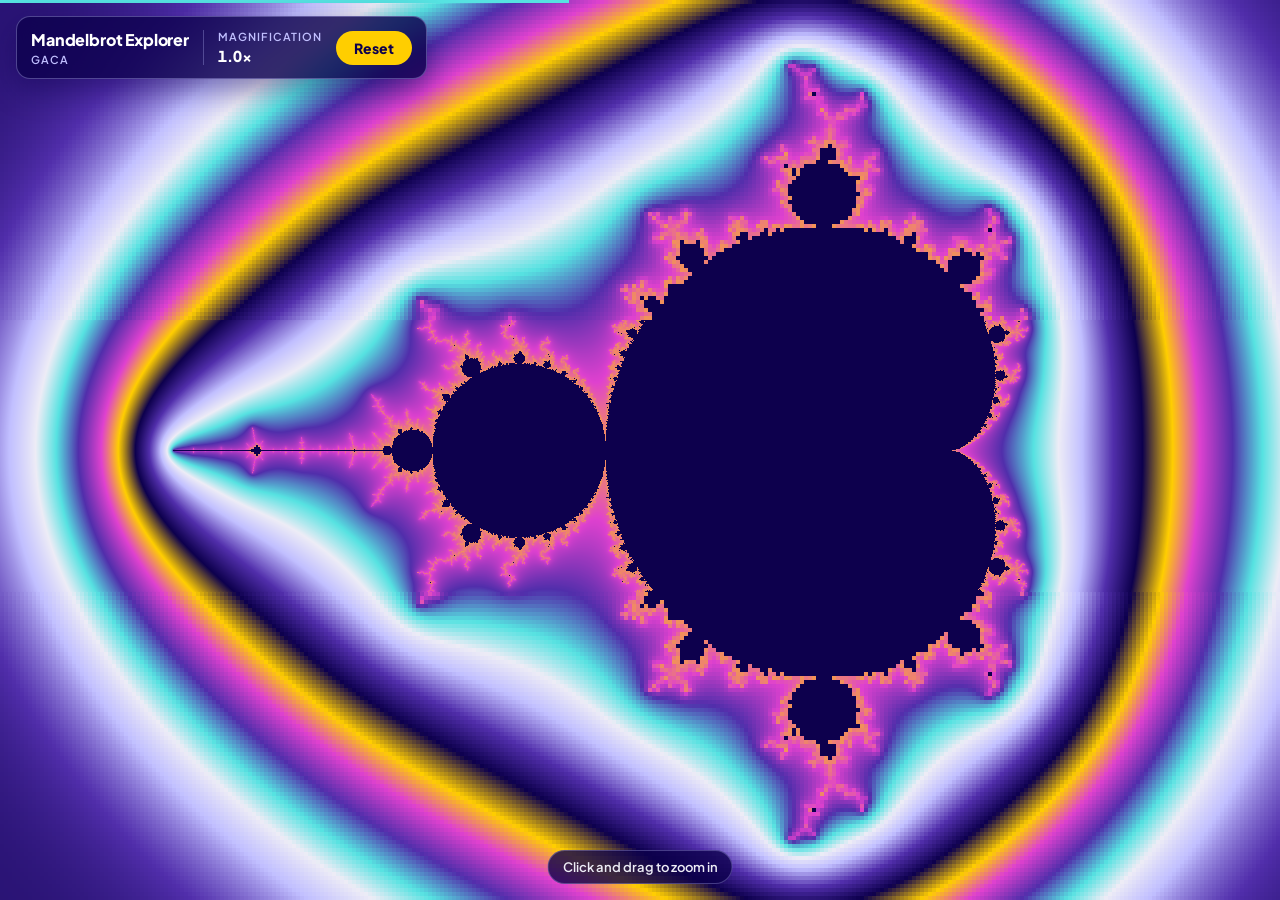
<file: Fractle-Zoom/index.html>
<!DOCTYPE html>
<html lang="en">
<head>
<meta charset="utf-8">
<meta name="viewport" content="width=device-width, initial-scale=1, viewport-fit=cover">
<title>GACA Mandelbrot Explorer</title>
<link rel="preconnect" href="https://fonts.googleapis.com">
<link rel="stylesheet" href="https://fonts.googleapis.com/css2?family=Plus+Jakarta+Sans:wght@400;600;800&display=swap">
<style>
/* Layout: one full-bleed fractal canvas, a small floating control card in the top-left. Single dark brand look (Pearson Purple). */
:root {
  --pearson: #0D004D;   /* primary text color / ground */
  --amethyst: #512EAB;
  --light: #C1BFFF;     /* Light Purple (primary lavender) */
  --mist: #EDECF6;
  --fuchsia: #DF41CF;
  --amber: #FFCE00;
  --turquoise: #56E2E1;
  --white: #FFFFFF;
  --font: "Plus Jakarta Sans", "Segoe UI", system-ui, -apple-system, sans-serif;
  color-scheme: dark;
}
html, body { height: 100%; margin: 0; }
*, *::before, *::after { box-sizing: border-box; }
body { background: var(--pearson); color: var(--mist); font-family: var(--font); overflow: hidden; }
#view { position: fixed; inset: 0; width: 100%; height: 100%; display: block; cursor: crosshair; touch-action: none; }
#sel {
  position: fixed; pointer-events: none;
  border: 2px solid var(--white);
  outline: 1px solid var(--pearson);
  background: rgba(193, 191, 255, 0.16);
  box-shadow: 0 0 0 9999px rgba(13, 0, 77, 0.35);
}
#sel span {
  position: absolute; left: -2px; bottom: calc(100% + 6px);
  background: var(--amber); color: var(--pearson);
  font: 800 12px/1 var(--font); padding: 5px 8px; border-radius: 4px; white-space: nowrap;
  font-variant-numeric: tabular-nums;
}
.card {
  position: fixed;
  top: calc(16px + env(safe-area-inset-top, 0px));
  left: calc(16px + env(safe-area-inset-left, 0px));
  max-width: calc(100vw - 32px - env(safe-area-inset-left, 0px) - env(safe-area-inset-right, 0px));
  display: flex; align-items: center; gap: 14px; flex-wrap: wrap;
  background: rgba(13, 0, 77, 0.82);
  backdrop-filter: blur(10px); -webkit-backdrop-filter: blur(10px);
  border: 1px solid rgba(193, 191, 255, 0.35);
  border-radius: 14px; padding: 12px 14px;
  box-shadow: 0 10px 30px rgba(13, 0, 77, 0.45);
}
.brand { display: flex; flex-direction: column; gap: 3px; }
.brand b { font-weight: 800; font-size: 16px; color: var(--white); letter-spacing: -0.01em; }
.brand small { font-size: 11px; font-weight: 600; letter-spacing: 0.1em; text-transform: uppercase; color: var(--light); }
.stat { display: flex; flex-direction: column; gap: 3px; padding-left: 14px; border-left: 1px solid rgba(193, 191, 255, 0.3); }
.stat small { font-size: 11px; font-weight: 600; letter-spacing: 0.1em; text-transform: uppercase; color: var(--light); }
.stat output { font-weight: 800; font-size: 15px; color: var(--white); font-variant-numeric: tabular-nums; }
#reset {
  font: 800 14px/1 var(--font); color: var(--pearson); background: var(--amber);
  border: 0; border-radius: 999px; padding: 10px 18px; cursor: pointer;
}
#reset:hover { background: #FFE67F; }
#reset:focus-visible { outline: 3px solid var(--turquoise); outline-offset: 2px; }
.hint {
  position: fixed;
  bottom: calc(16px + env(safe-area-inset-bottom, 0px));
  left: 50%; transform: translateX(-50%);
  background: rgba(13, 0, 77, 0.8); color: var(--mist);
  border: 1px solid rgba(193, 191, 255, 0.3);
  font-size: 13px; font-weight: 600; padding: 8px 14px; border-radius: 999px;
  pointer-events: none; white-space: nowrap; transition: opacity .6s;
}
.bar { position: fixed; top: 0; left: 0; height: 3px; background: var(--turquoise); width: 0; transition: width .15s, opacity .4s; }
@media (prefers-reduced-motion: reduce) { .hint, .bar { transition: none; } }
</style>
</head>
<body>
<canvas id="view" aria-label="Mandelbrot set. Click and drag to select an area to zoom into."></canvas>
<div id="sel" hidden><span id="selLabel"></span></div>
<div class="bar" id="bar"></div>

<div class="card">
  <div class="brand"><b>Mandelbrot Explorer</b><small>GACA</small></div>
  <div class="stat"><small>Magnification</small><output id="zoom">1×</output></div>
  <button id="reset" type="button">Reset</button>
</div>
<div class="hint" id="hint">Click and drag to zoom in</div>

<script>
(() => {
  // ---------- Brand palette gradient ----------
  const STOPS = [
    [0.00, "#0D004D"], [0.14, "#512EAB"], [0.28, "#C1BFFF"], [0.38, "#EDECF6"],
    [0.48, "#56E2E1"], [0.60, "#512EAB"], [0.74, "#DF41CF"], [0.86, "#FFCE00"], [1.00, "#0D004D"]
  ];
  const INSIDE = [13, 0, 77];
  const LUT_N = 2048, LUT = new Uint8Array(LUT_N * 3);
  const hex = h => [1, 3, 5].map(i => parseInt(h.slice(i, i + 2), 16));
  for (let i = 0; i < LUT_N; i++) {
    const t = i / (LUT_N - 1);
    let k = 0; while (k < STOPS.length - 2 && t > STOPS[k + 1][0]) k++;
    const [t0, c0] = STOPS[k], [t1, c1] = STOPS[k + 1];
    const f = (t - t0) / (t1 - t0), a = hex(c0), b = hex(c1);
    for (let j = 0; j < 3; j++) LUT[i * 3 + j] = Math.round(a[j] + (b[j] - a[j]) * f);
  }

  // ---------- Worker (perturbation renderer with rebasing) ----------
  const workerSrc = `
    let ref = null, refLen = 0, job = -1;
    onmessage = (e) => {
      const d = e.data;
      if (d.type === 'setup') { ref = d.ref; refLen = d.refLen; job = d.job; return; }
      const { y0, y1, W, H, step, px, maxIter } = d;
      const cols = Math.ceil(W / step), rows = Math.ceil((y1 - y0) / step);
      const out = new Float32Array(cols * rows);
      const B = 1e6, last = refLen - 1;
      for (let r = 0; r < rows; r++) {
        const py = y0 + r * step;
        const dci = (H / 2 - py) * px;
        for (let c = 0; c < cols; c++) {
          const dcr = (c * step - W / 2) * px;
          let dzr = 0, dzi = 0, m = 0, n = 0, res = -1;
          while (n < maxIter) {
            const Zr = ref[2 * m], Zi = ref[2 * m + 1];
            const nr = 2 * (Zr * dzr - Zi * dzi) + dzr * dzr - dzi * dzi + dcr;
            const ni = 2 * (Zr * dzi + Zi * dzr) + 2 * dzr * dzi + dci;
            dzr = nr; dzi = ni; m++; n++;
            const zr = ref[2 * m] + dzr, zi = ref[2 * m + 1] + dzi;
            const r2 = zr * zr + zi * zi;
            if (r2 > B) { res = n + 1 - Math.log2(Math.log2(r2) / 2); break; }
            if (m >= last || r2 < dzr * dzr + dzi * dzi) { dzr = zr; dzi = zi; m = 0; }
          }
          out[r * cols + c] = res;
        }
      }
      postMessage({ job: d.job, y0, y1, step, cols, rows, out }, [out.buffer]);
    };`;
  const NW = Math.max(2, Math.min(12, (navigator.hardwareConcurrency || 4)));
  const workerURL = URL.createObjectURL(new Blob([workerSrc], { type: "text/javascript" }));
  const workers = Array.from({ length: NW }, () => new Worker(workerURL));

  // ---------- Arbitrary-precision view state ----------
  const canvas = document.getElementById("view");
  const ctx = canvas.getContext("2d", { willReadFrequently: true });
  let W = 0, H = 0, dpr = 1;
  let P = 64;                 // fixed-point bits
  let cx = 0n, cy = 0n;       // center, scaled by 2^P
  let px = 0.01;              // complex units per canvas pixel
  let basePx = 0.01;

  const mulPow2 = (x, k) => { while (k > 1000) { x *= 2 ** 1000; k -= 1000; } while (k < -1000) { x *= 2 ** -1000; k += 1000; } return x * 2 ** k; };
  function dblToFixed(v) {
    if (v === 0) return 0n;
    const sh = 52 - Math.floor(Math.log2(Math.abs(v)));
    const bi = BigInt(Math.round(mulPow2(v, sh)));
    const d = P - sh;
    return d >= 0 ? bi << BigInt(d) : bi >> BigInt(-d);
  }
  function setPrecision() {
    const need = Math.max(64, Math.ceil(-Math.log2(px)) + 64);
    if (need > P) { const s = BigInt(need - P); cx <<= s; cy <<= s; P = need; }
  }
  const fixedToDbl = (v) => Number(v >> BigInt(P - 60)) / 2 ** 60;

  function resetView() {
    P = 64; cx = dblToFixed(-0.65); cy = 0n;
    basePx = px = Math.max(3.3 / W, 2.6 / H);
  }

  function maxIterFor() {
    const mag = Math.max(1, basePx / px);
    return Math.min(30000, Math.floor(300 + 140 * Math.log10(mag) + 6 * Math.log10(mag) ** 2));
  }

  function referenceOrbit(maxIter) {
    const one = 1n << BigInt(P), four = 4n << BigInt(P), Pb = BigInt(P);
    const out = new Float64Array(2 * (maxIter + 2));
    let x = 0n, y = 0n, len = 1;               // Z_0 = 0
    for (let i = 0; i < maxIter; i++) {
      const x2 = (x * x) >> Pb, y2 = (y * y) >> Pb;
      const ny = ((2n * x * y) >> Pb) + cy;
      x = x2 - y2 + cx; y = ny;
      out[2 * len] = fixedToDbl(x); out[2 * len + 1] = fixedToDbl(y); len++;
      if (((x * x) >> Pb) + ((y * y) >> Pb) > four) break;
    }
    void one;
    return { ref: out.subarray(0, 2 * len).slice(), len };
  }

  // ---------- Render scheduler ----------
  let job = 0, img = null, vals = null, queue = [], total = 0, done = 0, previewTotal = 0, previewDone = 0;
  let lastMaxEscape = 0, frameMaxEscape = 0;
  const bar = document.getElementById("bar");

  function render() {
    job++;
    setPrecision();
    // Need at least as many iterations as the previous (wider) frame actually used.
    const maxIter = Math.min(50000, Math.max(maxIterFor(), Math.ceil(lastMaxEscape * 1.6)));
    frameMaxEscape = 0;
    const { ref, len } = referenceOrbit(maxIter);
    for (const w of workers) w.postMessage({ type: "setup", ref, refLen: len, job });
    queue = [];
    for (const step of [4, 1]) {
      const bh = step === 4 ? 64 : 16;
      const bands = [];
      for (let y = 0; y < H; y += bh) bands.push({ y0: y, y1: Math.min(H, y + bh) });
      bands.sort((a, b) => Math.abs((a.y0 + a.y1) / 2 - H / 2) - Math.abs((b.y0 + b.y1) / 2 - H / 2));
      for (const b of bands) queue.push({ ...b, step, W, H, px, maxIter, job });
      if (step === 4) previewTotal = bands.length;
    }
    total = queue.length; done = 0; previewDone = 0;
    bar.style.opacity = 1; bar.style.width = "0%";
    workers.forEach(w => dispatch(w));
  }
  function dispatch(w) {
    const t = queue.shift();
    if (!t) return;
    w.postMessage(t);
  }
  workers.forEach(w => {
    w.onmessage = (e) => {
      const d = e.data;
      if (d.job === job) {
        store(d); paint(d.y0, d.y1);
        done++; if (d.step === 4) previewDone++;
        bar.style.width = (100 * done / total) + "%";
        // Rescale colors to this view: once from the quick preview, again from the finished image.
        if (d.step === 4 && previewDone === previewTotal) { buildColorMap(); paint(0, H); }
        if (done === total) {
          buildColorMap(); paint(0, H);
          lastMaxEscape = frameMaxEscape;
          setTimeout(() => (bar.style.opacity = 0), 250);
        }
      }
      dispatch(w);
    };
  });

  function store({ y0, y1, step, cols, rows, out }) {
    for (let r = 0; r < rows; r++) {
      for (let c = 0; c < cols; c++) {
        const v = out[r * cols + c];
        if (v > frameMaxEscape) frameMaxEscape = v;
        const ys = y0 + r * step, xs = c * step;
        for (let yy = ys; yy < Math.min(ys + step, y1); yy++) {
          let o = yy * W + xs;
          for (let xx = xs; xx < Math.min(xs + step, W); xx++) vals[o++] = v;
        }
      }
    }
  }

  // ---------- Adaptive color map (histogram equalization) ----------
  // Spreads the palette evenly across the escape values that are actually on screen,
  // so deep views keep full contrast instead of collapsing into one color.
  const Q = 1024;
  let quant = null;                    // Q+1 sorted quantiles of log(escape value)
  const CYCLES = 1.75;                 // how many trips through the palette per view
  function buildColorMap() {
    const n = vals.length, stride = Math.max(1, Math.floor(n / 250000));
    const sample = [];
    for (let i = 0; i < n; i += stride) { const v = vals[i]; if (v >= 0) sample.push(Math.log(v + 1)); }
    if (sample.length < 16) return;
    const s = Float64Array.from(sample).sort();
    const q = new Float64Array(Q + 1);
    for (let k = 0; k <= Q; k++) q[k] = s[Math.min(s.length - 1, Math.floor(k / Q * (s.length - 1)))];
    quant = q;
  }
  function colorT(v) {
    const lv = Math.log(v + 1);
    if (!quant) return lv * 0.45 - 0.36;
    if (lv <= quant[0]) return 0;
    if (lv >= quant[Q]) return CYCLES;
    let lo = 0, hi = Q;
    while (hi - lo > 1) { const m = (lo + hi) >> 1; if (quant[m] <= lv) lo = m; else hi = m; }
    const span = quant[hi] - quant[lo];
    const f = span > 0 ? (lv - quant[lo]) / span : 0;
    return ((lo + f) / Q) * CYCLES;
  }

  function paint(y0, y1) {
    const data = img.data;
    for (let i = y0 * W, o = i * 4, end = y1 * W; i < end; i++, o += 4) {
      const v = vals[i];
      if (Number.isNaN(v)) continue;   // not computed yet: keep the stretched preview
      if (v < 0) { data[o] = INSIDE[0]; data[o + 1] = INSIDE[1]; data[o + 2] = INSIDE[2]; }
      else {
        let t = colorT(v) + 0.06; t -= Math.floor(t);
        const k = (t * (LUT_N - 1)) | 0;
        data[o] = LUT[k * 3]; data[o + 1] = LUT[k * 3 + 1]; data[o + 2] = LUT[k * 3 + 2];
      }
      data[o + 3] = 255;
    }
    ctx.putImageData(img, 0, 0, 0, y0, W, y1 - y0);
  }

  // ---------- Sizing ----------
  function resize(keepView) {
    const oldW = W, oldH = H;
    dpr = Math.min(window.devicePixelRatio || 1, 2);
    W = Math.max(1, Math.round(innerWidth * dpr)); H = Math.max(1, Math.round(innerHeight * dpr));
    canvas.width = W; canvas.height = H;
    img = ctx.createImageData(W, H);
    vals = new Float32Array(W * H).fill(NaN);
    if (keepView && oldW) {
      // keep the same center and magnification
      const ratio = basePx / px;
      basePx = Math.max(3.3 / W, 2.6 / H);
      px = basePx / ratio;
    } else resetView();
    updateZoom(); render();
  }
  let rt; addEventListener("resize", () => { clearTimeout(rt); rt = setTimeout(() => resize(true), 200); });

  // ---------- Zoom readout ----------
  const zoomEl = document.getElementById("zoom");
  function fmtMag(m) {
    if (m < 1000) return (m < 10 ? m.toFixed(1) : Math.round(m).toLocaleString()) + "×";
    const e = Math.floor(Math.log10(m)), man = m / 10 ** e;
    const sup = String(e).split("").map(ch => "⁰¹²³⁴⁵⁶⁷⁸⁹"[+ch]).join("");
    return man.toFixed(1) + " × 10" + sup;
  }
  function updateZoom() { zoomEl.textContent = fmtMag(basePx / px); }

  // ---------- Drag to zoom ----------
  const sel = document.getElementById("sel"), selLabel = document.getElementById("selLabel");
  const hint = document.getElementById("hint");
  let drag = null;
  function rectFrom(x0, y0, x1, y1) {
    const aspect = innerWidth / innerHeight;
    let w = Math.abs(x1 - x0), h = Math.abs(y1 - y0);
    if (w / h > aspect) h = w / aspect; else w = h * aspect;
    const x = x1 >= x0 ? x0 : x0 - w, y = y1 >= y0 ? y0 : y0 - h;
    return { x, y, w, h };
  }
  canvas.addEventListener("pointerdown", (e) => {
    if (e.button !== 0) return;
    canvas.setPointerCapture(e.pointerId);
    drag = { x0: e.clientX, y0: e.clientY, r: null };
  });
  canvas.addEventListener("pointermove", (e) => {
    if (!drag) return;
    const r = rectFrom(drag.x0, drag.y0, e.clientX, e.clientY);
    drag.r = r;
    if (r.w < 6) { sel.hidden = true; return; }
    sel.hidden = false;
    Object.assign(sel.style, { left: r.x + "px", top: r.y + "px", width: r.w + "px", height: r.h + "px" });
    selLabel.textContent = fmtMag((basePx / px) * (innerWidth / r.w));
  });
  function endDrag(apply) {
    if (!drag) return;
    const r = drag.r; drag = null; sel.hidden = true;
    if (!apply || !r || r.w < 6) return;
    // instant stretched preview of the selected area
    const sx = r.x * dpr, sy = r.y * dpr, sw = r.w * dpr, sh = r.h * dpr;
    const tmp = document.createElement("canvas"); tmp.width = W; tmp.height = H;
    tmp.getContext("2d").drawImage(canvas, 0, 0);
    ctx.imageSmoothingEnabled = true; ctx.drawImage(tmp, sx, sy, sw, sh, 0, 0, W, H);
    img = ctx.getImageData(0, 0, W, H);
    vals.fill(NaN);
    // new center and scale
    const mx = (sx + sw / 2 - W / 2) * px, my = (H / 2 - (sy + sh / 2)) * px;
    cx += dblToFixed(mx); cy += dblToFixed(my);
    px = px * (sw / W);
    hint.style.opacity = 0;
    updateZoom(); render();
  }
  canvas.addEventListener("pointerup", () => endDrag(true));
  canvas.addEventListener("pointercancel", () => endDrag(false));
  addEventListener("keydown", (e) => { if (e.key === "Escape") endDrag(false); });

  document.getElementById("reset").addEventListener("click", () => {
    resetView(); img = ctx.createImageData(W, H); vals.fill(NaN); lastMaxEscape = 0; updateZoom(); render();
  });

  resize(false);
})();
</script>
</body>
</html>
</file>
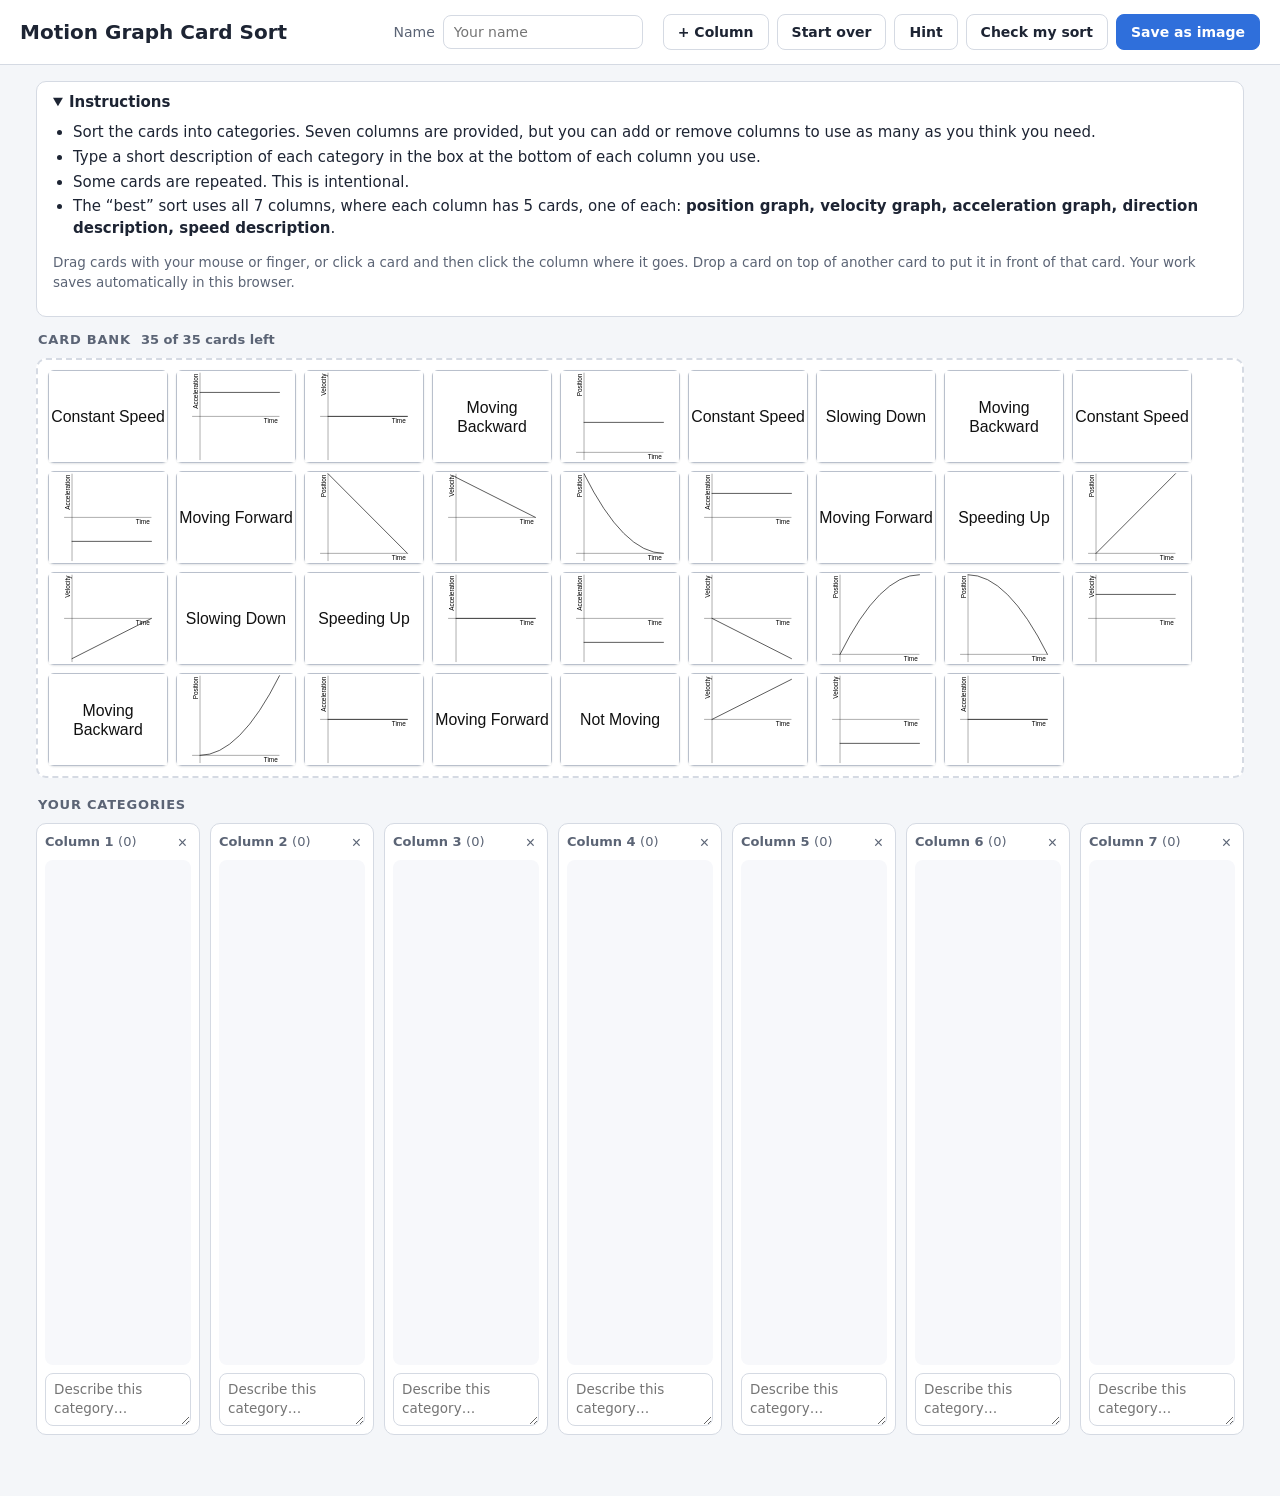
<file: motion-graph-card-sort/index.html>
<!DOCTYPE html>
<html lang="en">
<head>
<meta charset="utf-8">
<meta name="viewport" content="width=device-width, initial-scale=1">
<title>Motion Graph Card Sort</title>
<style>
  :root {
    --bg: #f4f6f9;
    --surface: #ffffff;
    --ink: #1d2433;
    --muted: #5b6475;
    --line: #d5dae3;
    --accent: #2f6fdb;
    --accent-soft: #e5eefc;
    --good: #1f8a4c;
    --good-soft: #e3f4ea;
    --warn: #b26a00;
    --warn-soft: #fdf1dc;
    --bad: #c23b3b;
    --bad-soft: #fbe6e6;
    --card-w: 120px;
    --card-h: 93px;
    --radius: 10px;
  }
  * { box-sizing: border-box; }
  html, body { margin: 0; }
  body {
    background: var(--bg);
    color: var(--ink);
    font: 15px/1.45 system-ui, -apple-system, "Segoe UI", Roboto, Arial, sans-serif;
  }
  header {
    background: var(--surface);
    border-bottom: 1px solid var(--line);
    padding: 14px 20px;
    display: flex; flex-wrap: wrap; align-items: center; gap: 12px 20px;
  }
  header h1 { font-size: 20px; margin: 0; margin-right: auto; }
  .name-field { display: flex; align-items: center; gap: 8px; font-size: 14px; color: var(--muted); }
  .name-field input {
    font: inherit; color: var(--ink); padding: 6px 10px; border: 1px solid var(--line);
    border-radius: 8px; width: 200px;
  }
  .toolbar { display: flex; flex-wrap: wrap; gap: 8px; }
  button.btn {
    font: inherit; font-size: 14px; font-weight: 600; cursor: pointer;
    padding: 7px 14px; border-radius: 8px; border: 1px solid var(--line);
    background: var(--surface); color: var(--ink);
  }
  button.btn:hover { background: #eef1f6; }
  button.btn.primary { background: var(--accent); border-color: var(--accent); color: #fff; }
  button.btn.primary:hover { filter: brightness(1.08); }
  main { max-width: 1240px; margin: 0 auto; padding: 16px 16px 60px; }

  details.instructions {
    background: var(--surface); border: 1px solid var(--line); border-radius: var(--radius);
    padding: 10px 16px; margin-bottom: 14px;
  }
  details.instructions summary { cursor: pointer; font-weight: 700; }
  details.instructions ul { margin: 8px 0 4px; padding-left: 20px; }
  details.instructions li { margin: 3px 0; }
  .tip { color: var(--muted); font-size: 13.5px; }

  .section-title {
    display: flex; align-items: baseline; gap: 10px; margin: 6px 2px 8px;
    font-size: 13px; font-weight: 700; text-transform: uppercase; letter-spacing: .06em; color: var(--muted);
  }
  .section-title .count { font-weight: 600; text-transform: none; letter-spacing: 0; }

  .bank {
    background: var(--surface); border: 2px dashed var(--line); border-radius: var(--radius);
    padding: 10px; min-height: calc(var(--card-h) + 24px);
    display: flex; flex-wrap: wrap; gap: 8px; align-content: flex-start;
    margin-bottom: 18px;
  }
  .bank.empty::after {
    content: "All cards sorted! Use Check my sort or Save as image when you're done.";
    color: var(--muted); font-size: 14px; margin: auto;
  }

  .columns {
    display: grid;
    grid-template-columns: repeat(auto-fill, minmax(calc(var(--card-w) + 26px), 1fr));
    gap: 10px;
  }
  .col {
    background: var(--surface); border: 1px solid var(--line); border-radius: var(--radius);
    display: flex; flex-direction: column; padding: 8px; min-width: 0;
  }
  .col-head {
    display: flex; align-items: center; justify-content: space-between;
    font-size: 13px; font-weight: 700; color: var(--muted); margin-bottom: 6px; min-height: 22px;
  }
  .col-head .remove {
    border: none; background: none; color: var(--muted); cursor: pointer; font-size: 16px; line-height: 1;
    padding: 2px 4px; border-radius: 4px;
  }
  .col-head .remove:hover { background: var(--bad-soft); color: var(--bad); }
  .zone {
    flex: 1; min-height: calc(5 * (var(--card-h) + 6px) + 10px);
    border-radius: 8px; background: #f7f8fb; padding: 5px;
    display: flex; flex-direction: column; align-items: center; gap: 6px;
    border: 2px solid transparent; transition: border-color .12s, background .12s;
  }
  .bank.over, .zone.over { border-color: var(--accent); background: var(--accent-soft); }
  .selecting .zone, .selecting .bank { cursor: pointer; }
  .selecting .zone:hover { border-color: var(--accent); border-style: dashed; }
  .col textarea {
    margin-top: 8px; width: 100%; resize: vertical; min-height: 52px;
    font: inherit; font-size: 13.5px; padding: 6px 8px; border: 1px solid var(--line); border-radius: 8px;
  }
  .col textarea:focus, .name-field input:focus { outline: 2px solid var(--accent); outline-offset: 1px; }

  .feedback {
    margin-top: 6px; font-size: 12.5px; font-weight: 600; padding: 4px 8px; border-radius: 6px; display: none;
  }
  .feedback.show { display: block; }
  .feedback.good { background: var(--good-soft); color: var(--good); }
  .feedback.warn { background: var(--warn-soft); color: var(--warn); }
  .feedback.bad { background: var(--bad-soft); color: var(--bad); }
  .col.good { border-color: var(--good); }
  .col.bad { border-color: var(--bad); }

  .card {
    width: var(--card-w); height: var(--card-h); flex: 0 0 auto;
    background: #fff; border: 1px solid #b9c0cc; border-radius: 6px;
    box-shadow: 0 1px 2px rgba(20, 30, 50, .12);
    cursor: grab; touch-action: none; user-select: none; -webkit-user-select: none;
    padding: 0; position: relative; display: block;
  }
  .card svg { width: 100%; height: 100%; display: block; pointer-events: none; }
  .card:hover { box-shadow: 0 2px 6px rgba(20, 30, 50, .22); }
  .card:focus-visible { outline: 3px solid var(--accent); outline-offset: 2px; }
  .card.selected { outline: 3px solid var(--accent); outline-offset: 2px; box-shadow: 0 0 0 6px var(--accent-soft); }
  .card.dragging { opacity: .3; }
  .card.insert-before { box-shadow: 0 -5px 0 0 var(--accent); }
  .ghost {
    position: fixed; pointer-events: none; z-index: 1000; transform: rotate(-3deg) scale(1.05);
    box-shadow: 0 10px 24px rgba(20, 30, 50, .3); cursor: grabbing; margin: 0;
  }

  .summary {
    margin-top: 14px; padding: 12px 16px; border-radius: var(--radius); font-weight: 600; display: none;
  }
  .summary.show { display: block; }
  .summary.good { background: var(--good-soft); color: var(--good); border: 1px solid var(--good); }
  .summary.info { background: var(--surface); border: 1px solid var(--line); }

  .toast {
    position: fixed; left: 50%; bottom: 20px; transform: translateX(-50%) translateY(20px);
    background: var(--ink); color: #fff; padding: 10px 16px; border-radius: 8px; font-size: 14px;
    opacity: 0; transition: opacity .2s, transform .2s; pointer-events: none; z-index: 2000; max-width: 90vw;
  }
  .toast.show { opacity: 1; transform: translateX(-50%) translateY(0); }
  dialog#hintDialog {
    border: none; border-radius: 14px; padding: 0; width: min(560px, calc(100vw - 32px));
    max-height: calc(100vh - 40px); color: var(--ink); box-shadow: 0 20px 50px rgba(20, 30, 50, .35);
  }
  dialog#hintDialog::backdrop { background: rgba(20, 30, 50, .45); }
  .hint-body { padding: 18px 22px 16px; }
  .hint-head { display: flex; align-items: center; justify-content: space-between; gap: 12px; }
  .hint-head h2 { margin: 0; font-size: 19px; }
  .hint-close {
    border: none; background: none; font-size: 24px; line-height: 1; cursor: pointer; color: var(--muted);
    padding: 2px 6px; border-radius: 6px;
  }
  .hint-close:hover { background: #eef1f6; }
  .hint-body p { margin: 10px 0; }
  .hint-body h3 { font-size: 15px; margin: 14px 0 6px; }
  .motions { margin: 6px 0; padding-left: 24px; columns: 2; column-gap: 24px; }
  .motions li { margin: 3px 0; break-inside: avoid; }
  .questions { margin: 0; padding-left: 20px; }
  .questions li { margin: 5px 0; }
  .hint-actions { display: flex; flex-wrap: wrap; justify-content: flex-end; gap: 8px; margin-top: 16px; }
  .hint-body .tip { margin: 8px 0 0; }
  @media (max-width: 520px) { .motions { columns: 1; } }
  .sr-only { position: absolute; width: 1px; height: 1px; overflow: hidden; clip: rect(0 0 0 0); white-space: nowrap; }

  @media (max-width: 640px) {
    :root { --card-w: 104px; --card-h: 80px; }
    header { padding: 12px 16px; }
    .name-field input { width: 150px; }
    main { padding: 12px 16px 60px; }
  }
  @media print {
    header .toolbar, .tip, details.instructions, .col-head .remove, .bank.empty { display: none !important; }
    body { background: #fff; }
  }
</style>
</head>
<body>
<header>
  <h1>Motion Graph Card Sort</h1>
  <label class="name-field">Name <input id="studentName" type="text" autocomplete="name" placeholder="Your name"></label>
  <div class="toolbar">
    <button class="btn" id="addCol" type="button">+ Column</button>
    <button class="btn" id="resetBtn" type="button">Start over</button>
    <button class="btn" id="hintBtn" type="button">Hint</button>
    <button class="btn" id="checkBtn" type="button">Check my sort</button>
    <button class="btn primary" id="saveBtn" type="button">Save as image</button>
  </div>
</header>

<main>
  <details class="instructions" open>
    <summary>Instructions</summary>
    <ul>
      <li>Sort the cards into categories. Seven columns are provided, but you can add or remove columns to use as many as you think you need.</li>
      <li>Type a short description of each category in the box at the bottom of each column you use.</li>
      <li>Some cards are repeated. This is intentional.</li>
      <li>The &ldquo;best&rdquo; sort uses all 7 columns, where each column has 5 cards, one of each: <strong>position graph, velocity graph, acceleration graph, direction description, speed description</strong>.</li>
    </ul>
    <p class="tip">Drag cards with your mouse or finger, or click a card and then click the column where it goes. Drop a card on top of another card to put it in front of that card. Your work saves automatically in this browser.</p>
  </details>

  <div class="section-title">Card bank <span class="count" id="bankCount"></span></div>
  <div class="bank" id="bank" aria-label="Card bank"></div>

  <div class="section-title">Your categories</div>
  <div class="columns" id="columns"></div>

  <div class="summary" id="summary" role="status"></div>
</main>

<dialog id="hintDialog" aria-labelledby="hintTitle">
  <form method="dialog" class="hint-body">
    <div class="hint-head">
      <h2 id="hintTitle">Hint: the 7 types of motion</h2>
      <button class="hint-close" value="close" aria-label="Close hint">&times;</button>
    </div>
    <p>Each finished column describes <strong>one</strong> of these seven motions. Your job is to figure out which graphs show each one.</p>
    <ol class="motions">
      <li>Moving forward and speeding up</li>
      <li>Moving forward and slowing down</li>
      <li>Moving forward at a constant speed</li>
      <li>Moving backward and speeding up</li>
      <li>Moving backward and slowing down</li>
      <li>Moving backward at a constant speed</li>
      <li>Not moving at all</li>
    </ol>
    <h3>Questions to ask yourself</h3>
    <ul class="questions">
      <li><strong>Position graph:</strong> Is the position getting bigger, getting smaller, or staying the same? Is it changing faster and faster, slower and slower, or at a steady rate?</li>
      <li><strong>Velocity graph:</strong> What could it mean when the line is above zero? Below zero? What does it mean when the line moves toward zero or away from zero?</li>
      <li><strong>Acceleration graph:</strong> Is the velocity changing? If it is, is it going up or going down? (Careful: think about whether that always means &ldquo;speeding up.&rdquo;)</li>
    </ul>
    <div class="hint-actions">
      <button class="btn" type="button" id="startHelpBtn">Help me get started</button>
      <button class="btn primary" value="close">Got it</button>
    </div>
    <p class="tip" id="startHelpNote">&ldquo;Help me get started&rdquo; puts the direction and speed cards into the 7 columns, one motion per column. Your graph cards stay where they are.</p>
  </form>
</dialog>

<div class="toast" id="toast" role="status" aria-live="polite"></div>
<div class="sr-only" id="live" aria-live="polite"></div>

<script>
(function () {
  "use strict";

  // ---------- Card artwork (redrawn from the original card images) ----------
  var W = 550, H = 425;
  var STROKE = 'stroke="#111" stroke-width="3.2" fill="none" stroke-linecap="round"';
  var AXIS = 'stroke="#111" stroke-width="1.6"';

  function graph(yLabel, mid, plot) {
    // mid = true -> time axis in the middle (velocity / acceleration)
    var ax = mid ? 212 : 380;
    var s = '<svg xmlns="http://www.w3.org/2000/svg" viewBox="0 0 ' + W + ' ' + H + '">' +
      '<rect width="' + W + '" height="' + H + '" fill="#fff"/>' +
      '<line x1="107" y1="8" x2="107" y2="416" ' + AXIS + '/>' +
      '<line x1="70" y1="' + ax + '" x2="478" y2="' + ax + '" ' + AXIS + '/>' +
      '<text x="0" y="0" transform="translate(97 12) rotate(-90)" text-anchor="end" font-family="Arial, Helvetica, sans-serif" font-size="30">' + yLabel + '</text>' +
      '<text x="470" y="' + (ax + 32) + '" text-anchor="end" font-family="Arial, Helvetica, sans-serif" font-size="30">Time</text>' +
      plot + '</svg>';
    return s;
  }
  function path(d) { return '<path d="' + d + '" ' + STROKE + '/>'; }
  function hline(y) { return path('M107 ' + y + ' L478 ' + y); }
  function words(lines) {
    var size = lines.length > 1 ? 74 : 74;
    var lh = 88, start = H / 2 - ((lines.length - 1) * lh) / 2 + size * 0.36;
    var t = '';
    for (var i = 0; i < lines.length; i++) {
      t += '<text x="' + (W / 2) + '" y="' + (start + i * lh) + '" text-anchor="middle" font-family="Arial, Helvetica, sans-serif" font-size="' + size + '" fill="#111">' + lines[i] + '</text>';
    }
    return '<svg xmlns="http://www.w3.org/2000/svg" viewBox="0 0 ' + W + ' ' + H + '"><rect width="' + W + '" height="' + H + '" fill="#fff"/>' + t + '</svg>';
  }

  // Motions (hidden answer key):
  // A fwd speeding up, B fwd slowing, C fwd constant, D back speeding up, E back slowing, F back constant, G at rest
  var TYPES = {
    p1: { kind: 'pos', m: 'E', alt: 'Position vs time graph: starts high, decreases, and levels off (curve)', svg: graph('Position', false, path('M107 8 Q292 380 478 380')) },
    p2: { kind: 'pos', m: 'B', alt: 'Position vs time graph: starts at zero, increases, and levels off (curve)', svg: graph('Position', false, path('M107 380 Q292 8 478 8')) },
    p3: { kind: 'pos', m: 'D', alt: 'Position vs time graph: starts high and flat, then decreases more and more steeply (curve)', svg: graph('Position', false, path('M107 8 Q292 8 478 380')) },
    p4: { kind: 'pos', m: 'A', alt: 'Position vs time graph: starts at zero and flat, then increases more and more steeply (curve)', svg: graph('Position', false, path('M107 380 Q292 380 478 8')) },
    p5: { kind: 'pos', m: 'C', alt: 'Position vs time graph: straight line rising from zero', svg: graph('Position', false, path('M107 380 L478 8')) },
    p6: { kind: 'pos', m: 'F', alt: 'Position vs time graph: straight line falling to zero', svg: graph('Position', false, path('M107 8 L478 380')) },
    p7: { kind: 'pos', m: 'G', alt: 'Position vs time graph: flat horizontal line above the time axis', svg: graph('Position', false, hline(240)) },
    v1: { kind: 'vel', m: 'E', alt: 'Velocity vs time graph: straight line starting below zero, rising to zero', svg: graph('Velocity', true, path('M107 400 L478 212')) },
    v2: { kind: 'vel', m: 'B', alt: 'Velocity vs time graph: straight line starting above zero, falling to zero', svg: graph('Velocity', true, path('M107 25 L478 212')) },
    v3: { kind: 'vel', m: 'D', alt: 'Velocity vs time graph: straight line starting at zero, falling below zero', svg: graph('Velocity', true, path('M107 212 L478 400')) },
    v4: { kind: 'vel', m: 'A', alt: 'Velocity vs time graph: straight line starting at zero, rising above zero', svg: graph('Velocity', true, path('M107 212 L478 25')) },
    v5: { kind: 'vel', m: 'C', alt: 'Velocity vs time graph: flat line above zero', svg: graph('Velocity', true, hline(100)) },
    v6: { kind: 'vel', m: 'F', alt: 'Velocity vs time graph: flat line below zero', svg: graph('Velocity', true, hline(324)) },
    v7: { kind: 'vel', m: 'G', alt: 'Velocity vs time graph: flat line on the time axis (zero)', svg: graph('Velocity', true, hline(212)) },
    aPos: { kind: 'acc', m: 'AE', alt: 'Acceleration vs time graph: flat line above zero', svg: graph('Acceleration', true, hline(100)) },
    aNeg: { kind: 'acc', m: 'BD', alt: 'Acceleration vs time graph: flat line below zero', svg: graph('Acceleration', true, hline(324)) },
    aZero: { kind: 'acc', m: 'CFG', alt: 'Acceleration vs time graph: flat line on the time axis (zero)', svg: graph('Acceleration', true, hline(212)) },
    dFwd: { kind: 'dir', m: 'ABC', alt: 'Moving Forward', svg: words(['Moving Forward']) },
    dBack: { kind: 'dir', m: 'DEF', alt: 'Moving Backward', svg: words(['Moving', 'Backward']) },
    dNone: { kind: 'dir', m: 'G', alt: 'Not Moving', svg: words(['Not Moving']) },
    sUp: { kind: 'spd', m: 'AD', alt: 'Speeding Up', svg: words(['Speeding Up']) },
    sDown: { kind: 'spd', m: 'BE', alt: 'Slowing Down', svg: words(['Slowing Down']) },
    sConst: { kind: 'spd', m: 'CFG', alt: 'Constant Speed', svg: words(['Constant Speed']) }
  };
  var DECK = ['p1','p2','p3','p4','p5','p6','p7','v1','v2','v3','v4','v5','v6','v7',
    'aPos','aPos','aNeg','aNeg','aZero','aZero','aZero',
    'dFwd','dFwd','dFwd','dBack','dBack','dBack','dNone',
    'sUp','sUp','sDown','sDown','sConst','sConst','sConst'];
  var KIND_NAMES = { pos: 'position graph', vel: 'velocity graph', acc: 'acceleration graph', dir: 'direction card', spd: 'speed card' };

  var CHECK_ENABLED = !/[?&]check=(0|off|false|no)\b/i.test(location.search);
  var STORE_KEY = 'motion-graph-card-sort-v1';

  // ---------- State ----------
  // cards: [{id, type}] ; state.bank: [ids]; state.cols: [{cards:[ids], label:''}]
  var cards = DECK.map(function (t, i) { return { id: 'c' + i, type: t }; });
  var byId = {}; cards.forEach(function (c) { byId[c.id] = c; });
  var state;

  function shuffle(a) {
    for (var i = a.length - 1; i > 0; i--) { var j = Math.floor(Math.random() * (i + 1)); var t = a[i]; a[i] = a[j]; a[j] = t; }
    return a;
  }
  function freshState() {
    var cols = []; for (var i = 0; i < 7; i++) cols.push({ cards: [], label: '' });
    return { name: (state && state.name) || '', bank: shuffle(cards.map(function (c) { return c.id; })), cols: cols };
  }
  function save() { try { localStorage.setItem(STORE_KEY, JSON.stringify(state)); } catch (e) {} }
  function load() {
    try {
      var s = JSON.parse(localStorage.getItem(STORE_KEY) || 'null');
      if (!s || !Array.isArray(s.bank) || !Array.isArray(s.cols)) return null;
      var seen = {}, ok = true;
      s.bank.concat.apply(s.bank, s.cols.map(function (c) { return c.cards; })).forEach(function (id) {
        if (!byId[id] || seen[id]) ok = false; seen[id] = 1;
      });
      if (!ok || Object.keys(seen).length !== cards.length) return null;
      return s;
    } catch (e) { return null; }
  }

  // ---------- Rendering ----------
  var bankEl = document.getElementById('bank');
  var colsEl = document.getElementById('columns');
  var cardEls = {};
  var selectedId = null;

  cards.forEach(function (c) {
    var b = document.createElement('button');
    b.type = 'button';
    b.className = 'card';
    b.dataset.id = c.id;
    b.setAttribute('aria-label', TYPES[c.type].alt);
    b.innerHTML = TYPES[c.type].svg;
    cardEls[c.id] = b;
  });

  function render() {
    bankEl.innerHTML = '';
    state.bank.forEach(function (id) { bankEl.appendChild(cardEls[id]); });
    bankEl.classList.toggle('empty', state.bank.length === 0);
    document.getElementById('bankCount').textContent = state.bank.length + ' of ' + cards.length + ' cards left';

    colsEl.innerHTML = '';
    state.cols.forEach(function (col, i) {
      var c = document.createElement('section');
      c.className = 'col';
      c.dataset.col = i;
      c.innerHTML = '<div class="col-head"><span>Column ' + (i + 1) + ' <span style="font-weight:500">(' + col.cards.length + ')</span></span>' +
        '<button class="remove" type="button" title="Remove this column" aria-label="Remove column ' + (i + 1) + '">&times;</button></div>' +
        '<div class="zone" data-zone="' + i + '" aria-label="Column ' + (i + 1) + ' drop area"></div>' +
        '<textarea placeholder="Describe this category&hellip;" aria-label="Description for column ' + (i + 1) + '"></textarea>' +
        '<div class="feedback"></div>';
      var zone = c.querySelector('.zone');
      col.cards.forEach(function (id) { zone.appendChild(cardEls[id]); });
      var ta = c.querySelector('textarea');
      ta.value = col.label || '';
      ta.addEventListener('input', function () { state.cols[i].label = ta.value; save(); });
      c.querySelector('.remove').addEventListener('click', function () { removeColumn(i); });
      colsEl.appendChild(c);
    });
    bankEl.dataset.zone = 'bank';
    clearFeedback();
    Object.keys(cardEls).forEach(function (id) { cardEls[id].classList.toggle('selected', id === selectedId); });
    document.body.classList.toggle('selecting', !!selectedId);
  }

  function listFor(zone) { return zone === 'bank' ? state.bank : state.cols[+zone].cards; }
  function locate(id) {
    if (state.bank.indexOf(id) > -1) return 'bank';
    for (var i = 0; i < state.cols.length; i++) if (state.cols[i].cards.indexOf(id) > -1) return String(i);
    return null;
  }
  function moveCard(id, zone, beforeId) {
    var from = listFor(locate(id));
    from.splice(from.indexOf(id), 1);
    var to = listFor(zone);
    var idx = beforeId ? to.indexOf(beforeId) : -1;
    if (idx < 0) to.push(id); else to.splice(idx, 0, id);
    selectedId = null;
    save(); render();
    announce('Moved card to ' + (zone === 'bank' ? 'the card bank' : 'column ' + (+zone + 1)) + '.');
    var el = cardEls[id]; if (el) el.focus({ preventScroll: true });
  }
  function removeColumn(i) {
    var col = state.cols[i];
    if (col.cards.length && !confirmSoft('Column ' + (i + 1) + ' has cards in it. They will go back to the card bank.')) return;
    state.bank = state.bank.concat(col.cards);
    state.cols.splice(i, 1);
    save(); render();
  }
  function confirmSoft(msg) { return window.confirm(msg + ' Continue?'); }

  // ---------- Drag & drop (pointer events: mouse, touch, pen) ----------
  var drag = null;

  document.addEventListener('pointerdown', function (e) {
    var card = e.target.closest('.card');
    if (!card || e.button > 0) return;
    drag = { id: card.dataset.id, el: card, x: e.clientX, y: e.clientY, started: false, pid: e.pointerId };
  });

  document.addEventListener('pointermove', function (e) {
    if (!drag || e.pointerId !== drag.pid) return;
    if (!drag.started) {
      if (Math.abs(e.clientX - drag.x) + Math.abs(e.clientY - drag.y) < 6) return;
      drag.started = true;
      var r = drag.el.getBoundingClientRect();
      drag.offX = drag.x - r.left; drag.offY = drag.y - r.top;
      var g = drag.el.cloneNode(true);
      g.classList.remove('selected');
      g.classList.add('ghost');
      g.style.width = r.width + 'px'; g.style.height = r.height + 'px';
      document.body.appendChild(g);
      drag.ghost = g;
      drag.el.classList.add('dragging');
      selectedId = null; document.body.classList.remove('selecting');
      Object.keys(cardEls).forEach(function (id) { cardEls[id].classList.remove('selected'); });
    }
    e.preventDefault();
    drag.ghost.style.left = (e.clientX - drag.offX) + 'px';
    drag.ghost.style.top = (e.clientY - drag.offY) + 'px';
    drag.lastY = e.clientY;
    updateTarget(e.clientX, e.clientY);
    autoScroll();
  }, { passive: false });

  function updateTarget(x, y) {
    var under = document.elementFromPoint(x, y);
    var zoneEl = under && under.closest('[data-zone]');
    if (!zoneEl && under) { var colEl = under.closest('.col'); if (colEl) zoneEl = colEl.querySelector('.zone'); }
    var overCard = under && under.closest('.card');
    if (overCard && (overCard === drag.el || overCard.classList.contains('ghost'))) overCard = null;
    document.querySelectorAll('.over').forEach(function (n) { n.classList.remove('over'); });
    document.querySelectorAll('.insert-before').forEach(function (n) { n.classList.remove('insert-before'); });
    if (zoneEl) zoneEl.classList.add('over');
    if (overCard && zoneEl && zoneEl.dataset.zone !== 'bank') overCard.classList.add('insert-before');
    drag.zone = zoneEl ? zoneEl.dataset.zone : null;
    drag.before = overCard ? overCard.dataset.id : null;
  }

  function autoScroll() {
    if (!drag || !drag.started) return;
    cancelAnimationFrame(drag.raf);
    var edge = 70, y = drag.lastY, h = window.innerHeight, dy = 0;
    if (y < edge) dy = -Math.ceil((edge - y) / 4);
    else if (y > h - edge) dy = Math.ceil((y - (h - edge)) / 4);
    if (dy) {
      window.scrollBy(0, dy);
      drag.raf = requestAnimationFrame(autoScroll);
    }
  }

  function endDrag(e, cancelled) {
    if (!drag || (e && e.pointerId !== drag.pid)) return;
    var d = drag; drag = null;
    cancelAnimationFrame(d.raf);
    document.querySelectorAll('.over').forEach(function (n) { n.classList.remove('over'); });
    document.querySelectorAll('.insert-before').forEach(function (n) { n.classList.remove('insert-before'); });
    if (!d.started) return; // treated as a click
    d.ghost.remove();
    d.el.classList.remove('dragging');
    // swallow the click that some browsers fire right after a drag, but never a later real click
    suppressNextClick = true;
    setTimeout(function () { suppressNextClick = false; }, 0);
    if (!cancelled && d.zone != null) moveCard(d.id, d.zone, d.before);
  }
  var suppressNextClick = false;
  document.addEventListener('pointerup', function (e) { endDrag(e, false); });
  document.addEventListener('pointercancel', function (e) { endDrag(e, true); });

  // ---------- Click / tap to move (also keyboard: Enter/Space on a card) ----------
  document.addEventListener('click', function (e) {
    if (suppressNextClick) { suppressNextClick = false; return; }
    var card = e.target.closest('.card');
    if (card) {
      var id = card.dataset.id;
      if (selectedId && selectedId !== id) {
        var zone = locate(id);
        if (zone !== 'bank') { moveCard(selectedId, zone, id); return; }
      }
      selectedId = selectedId === id ? null : id;
      Object.keys(cardEls).forEach(function (k) { cardEls[k].classList.toggle('selected', k === selectedId); });
      document.body.classList.toggle('selecting', !!selectedId);
      if (selectedId) announce('Card selected. Now click a column to place it.');
      return;
    }
    if (!selectedId) return;
    if (e.target.closest('textarea, button, input')) return;
    var z = e.target.closest('[data-zone]') || (e.target.closest('.col') && e.target.closest('.col').querySelector('.zone'));
    if (z) moveCard(selectedId, z.dataset.zone, null);
  });
  document.addEventListener('keydown', function (e) {
    if (e.key === 'Escape' && selectedId) {
      selectedId = null; render();
    }
    // keyboard placement: with a card selected, press 1-9 to send it to that column, 0 for the bank
    if (selectedId && /^[0-9]$/.test(e.key) && !e.target.closest('textarea, input')) {
      var n = +e.key;
      if (n === 0) moveCard(selectedId, 'bank', null);
      else if (n <= state.cols.length) moveCard(selectedId, String(n - 1), null);
    }
  });

  // ---------- Checking ----------
  function evaluateColumn(ids) {
    var kinds = {}, motions = 'ABCDEFG';
    ids.forEach(function (id) {
      var t = TYPES[byId[id].type];
      kinds[t.kind] = (kinds[t.kind] || 0) + 1;
      motions = motions.split('').filter(function (m) { return t.m.indexOf(m) > -1; }).join('');
    });
    var dupKinds = Object.keys(kinds).filter(function (k) { return kinds[k] > 1; });
    var missing = Object.keys(KIND_NAMES).filter(function (k) { return !kinds[k]; });
    return { n: ids.length, dupKinds: dupKinds, missing: missing, consistent: motions.length > 0 };
  }

  function clearFeedback() {
    document.querySelectorAll('.col').forEach(function (c) {
      c.classList.remove('good', 'bad');
      var f = c.querySelector('.feedback'); f.className = 'feedback'; f.textContent = '';
    });
    var s = document.getElementById('summary'); s.className = 'summary'; s.textContent = '';
  }

  function check() {
    render();
    var perfect = 0, used = 0;
    state.cols.forEach(function (col, i) {
      var c = colsEl.children[i], f = c.querySelector('.feedback');
      if (!col.cards.length) return;
      used++;
      var r = evaluateColumn(col.cards), msg, cls;
      if (r.dupKinds.length) {
        cls = 'warn'; msg = 'Has more than one ' + r.dupKinds.map(function (k) { return KIND_NAMES[k]; }).join(' and ') + '.';
      } else if (!r.consistent) {
        cls = 'bad'; msg = 'These cards don’t all describe the same motion.';
      } else if (r.missing.length) {
        cls = 'warn'; msg = 'So far so good. Still needs: ' + r.missing.map(function (k) { return KIND_NAMES[k]; }).join(', ') + '.';
      } else {
        cls = 'good'; msg = '✓ All five cards match!'; perfect++;
      }
      f.className = 'feedback show ' + cls; f.textContent = msg;
      if (cls === 'good') c.classList.add('good');
      if (cls === 'bad') c.classList.add('bad');
    });
    var s = document.getElementById('summary');
    if (perfect === 7 && state.bank.length === 0) {
      s.className = 'summary show good';
      s.textContent = 'Excellent! All 7 columns are complete and consistent. Make sure each column has a description, then save your work as an image.';
    } else {
      s.className = 'summary show info';
      s.textContent = perfect + ' of 7 columns complete and consistent.' + (state.bank.length ? ' ' + state.bank.length + ' card' + (state.bank.length === 1 ? '' : 's') + ' still in the bank.' : '');
    }
    announce(s.textContent);
  }

  // ---------- Save as image ----------
  function loadImg(svg) {
    return new Promise(function (res, rej) {
      var img = new Image();
      img.onload = function () { res(img); };
      img.onerror = rej;
      img.src = 'data:image/svg+xml;charset=utf-8,' + encodeURIComponent(svg);
    });
  }
  function wrapText(ctx, text, maxW) {
    var out = [];
    String(text || '').split(/\n/).forEach(function (para) {
      var line = '';
      para.split(/\s+/).forEach(function (w) {
        var test = line ? line + ' ' + w : w;
        if (ctx.measureText(test).width > maxW && line) { out.push(line); line = w; } else line = test;
      });
      out.push(line);
    });
    return out;
  }
  function saveImage() {
    var types = {};
    cards.forEach(function (c) { types[c.type] = 1; });
    var keys = Object.keys(types);
    Promise.all(keys.map(function (k) { return loadImg(TYPES[k].svg); })).then(function (imgs) {
      var img = {}; keys.forEach(function (k, i) { img[k] = imgs[i]; });
      var S = 2, cw = 176, ch = 136, gap = 14, pad = 24, colW = cw + 20;
      var nCols = Math.max(state.cols.length, 1);
      var maxCards = Math.max(5, Math.max.apply(null, state.cols.map(function (c) { return c.cards.length; }).concat([0])));
      var ctx0 = document.createElement('canvas').getContext('2d');
      ctx0.font = '15px Arial';
      var labelLines = state.cols.map(function (c) { return wrapText(ctx0, c.label || '(no description)', colW - 16); });
      var maxLabel = Math.max.apply(null, labelLines.map(function (l) { return l.length; }).concat([1]));
      var width = pad * 2 + nCols * colW + (nCols - 1) * gap;
      var colH = 34 + maxCards * (ch + 8) + 10 + maxLabel * 19 + 16;
      var height = pad + 64 + colH + pad + (state.bank.length ? 30 : 0);
      var cv = document.createElement('canvas');
      cv.width = width * S; cv.height = height * S;
      var ctx = cv.getContext('2d');
      ctx.scale(S, S);
      ctx.fillStyle = '#f4f6f9'; ctx.fillRect(0, 0, width, height);
      ctx.fillStyle = '#1d2433'; ctx.font = 'bold 24px Arial'; ctx.textBaseline = 'top';
      ctx.fillText('Motion Graph Card Sort', pad, pad);
      ctx.font = '16px Arial'; ctx.fillStyle = '#5b6475';
      ctx.fillText('Name: ' + (state.name || '________________') + '     Date: ' + new Date().toLocaleDateString(), pad, pad + 34);
      var top = pad + 64;
      state.cols.forEach(function (col, i) {
        var x = pad + i * (colW + gap);
        ctx.fillStyle = '#fff'; ctx.strokeStyle = '#d5dae3'; ctx.lineWidth = 1;
        roundRect(ctx, x, top, colW, colH, 10); ctx.fill(); ctx.stroke();
        ctx.fillStyle = '#5b6475'; ctx.font = 'bold 14px Arial';
        ctx.fillText('Column ' + (i + 1), x + 10, top + 10);
        col.cards.forEach(function (id, j) {
          var y = top + 34 + j * (ch + 8);
          ctx.drawImage(img[byId[id].type], x + 10, y, cw, ch);
          ctx.strokeStyle = '#b9c0cc'; ctx.strokeRect(x + 10.5, y + .5, cw - 1, ch - 1);
        });
        var ly = top + 34 + maxCards * (ch + 8) + 6;
        ctx.strokeStyle = '#d5dae3'; ctx.beginPath(); ctx.moveTo(x + 8, ly); ctx.lineTo(x + colW - 8, ly); ctx.stroke();
        ctx.fillStyle = col.label ? '#1d2433' : '#9aa1ad'; ctx.font = '15px Arial';
        labelLines[i].forEach(function (l, k) { ctx.fillText(l, x + 8, ly + 8 + k * 19); });
      });
      if (state.bank.length) {
        ctx.fillStyle = '#b26a00'; ctx.font = 'bold 15px Arial';
        ctx.fillText(state.bank.length + ' card(s) left unsorted in the card bank.', pad, top + colH + 12);
      }
      var name = (state.name || 'my').trim().replace(/[^\w\- ]+/g, '').replace(/\s+/g, '-') || 'my';
      cv.toBlob(function (blob) {
        var a = document.createElement('a');
        a.href = URL.createObjectURL(blob);
        a.download = 'Motion-Graph-Card-Sort-' + name + '.png';
        document.body.appendChild(a); a.click(); a.remove();
        setTimeout(function () { URL.revokeObjectURL(a.href); }, 4000);
        toast('Image saved to your downloads. Upload it to submit your work.');
      }, 'image/png');
    }).catch(function () { toast('Sorry, the image could not be created in this browser. Try taking a screenshot instead.'); });
  }
  function roundRect(ctx, x, y, w, h, r) {
    ctx.beginPath(); ctx.moveTo(x + r, y);
    ctx.arcTo(x + w, y, x + w, y + h, r); ctx.arcTo(x + w, y + h, x, y + h, r);
    ctx.arcTo(x, y + h, x, y, r); ctx.arcTo(x, y, x + w, y, r); ctx.closePath();
  }

  // ---------- Misc ----------
  var toastTimer;
  function toast(msg) {
    var t = document.getElementById('toast'); t.textContent = msg; t.classList.add('show');
    clearTimeout(toastTimer); toastTimer = setTimeout(function () { t.classList.remove('show'); }, 3500);
  }
  function announce(msg) { var l = document.getElementById('live'); l.textContent = ''; setTimeout(function () { l.textContent = msg; }, 30); }

  document.getElementById('addCol').addEventListener('click', function () {
    state.cols.push({ cards: [], label: '' }); save(); render();
  });
  document.getElementById('resetBtn').addEventListener('click', function () {
    if (!window.confirm('Start over? All cards go back to the bank and your descriptions are cleared.')) return;
    state = freshState(); selectedId = null; save(); render();
  });
  var checkBtn = document.getElementById('checkBtn');
  if (CHECK_ENABLED) checkBtn.addEventListener('click', check); else checkBtn.remove();
  document.getElementById('saveBtn').addEventListener('click', saveImage);

  // ---------- Hint + "Help me get started" ----------
  var hintDialog = document.getElementById('hintDialog');
  document.getElementById('hintBtn').addEventListener('click', function () {
    selectedId = null; render();
    if (hintDialog.showModal) hintDialog.showModal(); else hintDialog.setAttribute('open', '');
  });
  hintDialog.addEventListener('click', function (e) { if (e.target === hintDialog) hintDialog.close(); });

  // One direction + one speed card per motion (A..G order)
  var STARTER = [['dFwd', 'sUp'], ['dFwd', 'sDown'], ['dFwd', 'sConst'],
    ['dBack', 'sUp'], ['dBack', 'sDown'], ['dBack', 'sConst'], ['dNone', 'sConst']];

  document.getElementById('startHelpBtn').addEventListener('click', function () {
    var isText = function (id) { var k = TYPES[byId[id].type].kind; return k === 'dir' || k === 'spd'; };
    // Pull every direction/speed card out of wherever it is; graph cards stay put.
    var pool = {};
    state.bank = state.bank.filter(function (id) { if (isText(id)) { (pool[byId[id].type] = pool[byId[id].type] || []).push(id); return false; } return true; });
    state.cols.forEach(function (col) {
      col.cards = col.cards.filter(function (id) { if (isText(id)) { (pool[byId[id].type] = pool[byId[id].type] || []).push(id); return false; } return true; });
    });
    while (state.cols.length < 7) state.cols.push({ cards: [], label: '' });
    // Put each pair at the bottom of columns 1-7 (graph cards in those columns stay above them).
    STARTER.forEach(function (pair, i) {
      pair.forEach(function (t) { state.cols[i].cards.push(pool[t].shift()); });
    });
    selectedId = null; save(); render();
    if (hintDialog.close) hintDialog.close(); else hintDialog.removeAttribute('open');
    toast('Direction and speed cards placed. Now find the graphs that match each column!');
    announce('Direction and speed cards were placed in columns 1 through 7.');
  });
  var nameEl = document.getElementById('studentName');
  nameEl.addEventListener('input', function () { state.name = nameEl.value; save(); });

  state = load() || freshState();
  nameEl.value = state.name || '';
  render();
})();
</script>
</body>
</html>
</file>
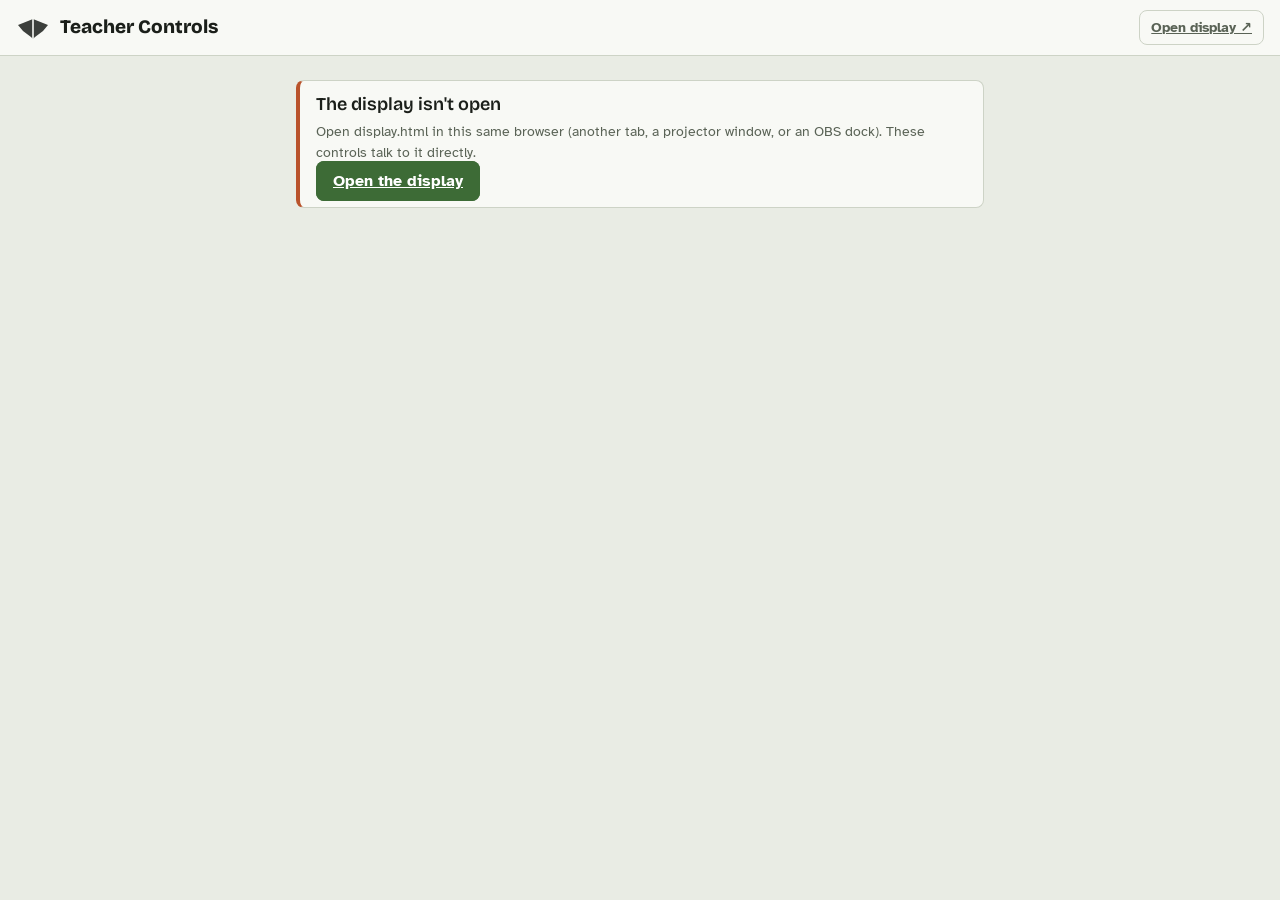
<file: Peppered-Moth-Hunt/control.html>
<!doctype html>
<html lang="en">
<head>
<meta charset="utf-8">
<meta name="viewport" content="width=device-width,initial-scale=1">
<title>Peppered Moth Hunt · Teacher Controls</title>
<link rel="preconnect" href="https://fonts.googleapis.com">
<link rel="stylesheet" href="https://fonts.googleapis.com/css2?family=Atkinson+Hyperlegible:wght@400;700&family=Bricolage+Grotesque:opsz,wght@12..96,600;12..96,800&display=swap">
<link rel="stylesheet" href="moth.css">
<script src="moth-common.js"></script>
<style>
main{max-width:720px;gap:14px}
section.box{background:var(--surface);border:1px solid var(--line);border-radius:var(--r);padding:16px;display:grid;gap:10px}
.code{font-family:var(--display);font-weight:800;font-size:40px;letter-spacing:.14em;line-height:1}
.steps{display:grid;grid-template-columns:repeat(4,minmax(0,1fr));gap:6px}
.steps button{padding:10px 6px}
.steps button.on{background:var(--moss);border-color:var(--moss);color:var(--moss-ink)}
.roster{list-style:none;margin:0;padding:0;display:grid}
.roster li{display:grid;grid-template-columns:12px minmax(0,1fr) auto auto;gap:10px;align-items:center;padding:7px 0;border-bottom:1px dashed var(--line);font-size:15px}
.roster .dot{width:9px;height:9px;border-radius:50%;background:var(--line)}
.roster .dot.on{background:var(--moss)}
.roster .nm{min-width:0;overflow:hidden;text-overflow:ellipsis;white-space:nowrap}
.kv{display:flex;gap:24px;flex-wrap:wrap}
.confirmbar{display:flex;gap:8px;align-items:center;flex-wrap:wrap}
</style>
</head>
<body>
<header class="top">
  <div class="brand"><svg viewBox="0 0 34 24" aria-hidden="true"><path d="M17 3 L32 9 L27 15 L19 21 L17 23 L15 21 L7 15 L2 9 Z" fill="currentColor" opacity=".85"/><path d="M17 3 V23" stroke="var(--surface)" stroke-width="1.6"/></svg>Teacher Controls</div>
  <a class="btn small" href="display.html" target="_blank" rel="noopener">Open display ↗</a>
</header>
<main id="app"><p class="notice">Looking for the display…</p></main>
<script>
"use strict";
const bc = "BroadcastChannel" in window ? new BroadcastChannel(CONFIG.channel) : null;
let st = null, lastAt = 0, pendingConfirm = null;
function cmd(o) { if (!bc) { toast("This browser can't talk to the display."); return; } bc.postMessage({ type: "cmd", ...o }); }
if (bc) bc.onmessage = e => { const d = e.data; if (d && d.type === "status") { st = d; lastAt = Date.now(); render(); } };
try { const s = JSON.parse(lsGet("pmoth:status")); if (s) st = s; } catch (e) { }
cmd({ cmd: "ping" });
setInterval(() => { cmd({ cmd: "ping" }); if (Date.now() - lastAt > 6000) render(); }, 3000);

const NEXT = {
  lobby: ["Open hiding", "place", "Students pick a spot and color their moth."],
  place: ["Start the hunt", "hunt", "Students who haven't released a moth can still hunt."],
  hunt: ["End the hunt now", "results", "The hunt also ends on its own at the threshold."],
  results: null
};
function render() {
  const app = $("#app"), alive = Date.now() - lastAt < 6000;
  const keep = document.activeElement && document.activeElement.id;
  app.replaceChildren();
  if (!st || !alive) {
    app.append(h("div", { class: "notice warn" }, h("h3", { text: "The display isn't open" }),
      h("p", { class: "small", text: "Open display.html in this same browser (another tab, a projector window, or an OBS dock). These controls talk to it directly." }),
      h("div", {}, h("a", { class: "btn primary", href: "display.html", target: "_blank", rel: "noopener", text: "Open the display" }))));
    if (!st) return;
  }
  const t = st.totals, players = st.players.slice().sort((a, b) => a.name.localeCompare(b.name));
  // room
  app.append(h("section", { class: "box" }, h("div", { class: "row", style: "justify-content:space-between" }, h("div", {}, h("p", { class: "eyebrow", text: "Room code" }), h("p", { class: "code", text: st.code })),
    h("div", { style: "text-align:right" }, h("p", { class: "small", text: st.peer === "online" ? "Room open" : st.peer === "error" ? "Connection problem" : "Connecting…" }), h("p", { class: "small", text: `${players.filter(p => p.online).length} online · ${players.length} joined` }))),
    h("div", { class: "row" }, h("input", { type: "text", readonly: true, value: st.joinUrl + "?code=" + st.code, id: "joinurl", style: "flex:1" }),
      h("button", { class: "btn small", text: "Copy link", onclick: () => { const i = $("#joinurl"); navigator.clipboard ? navigator.clipboard.writeText(i.value).then(() => toast("Link copied."), () => { i.select(); }) : i.select(); } }))));
  // phase
  const nx = NEXT[st.phase];
  const steps = h("div", { class: "steps" }, ...[["lobby", "Gather"], ["place", "Hide"], ["hunt", "Hunt"], ["results", "Results"]].map(([p, l]) => h("button", { class: "btn" + (st.phase === p ? " on" : ""), text: l, onclick: () => { if (p !== st.phase) confirmThen(`Jump to ${l}?`, () => cmd({ cmd: "phase", phase: p })); } })));
  const phaseBox = h("section", { class: "box" }, h("h3", { text: "Phase" }), steps);
  if (nx) phaseBox.append(h("p", { class: "small", text: nx[2] }), h("button", { class: "btn primary", text: nx[0], onclick: () => cmd({ cmd: "phase", phase: nx[1] }) }));
  if (st.phase === "place") phaseBox.append(h("p", { text: `${st.moths} moth${st.moths === 1 ? "" : "s"} hidden (${st.bots} practice).` }));
  if (st.phase === "hunt") phaseBox.append(h("div", { class: "kv" }, h("div", { class: "stat" }, h("b", { text: `${t.total} / ${t.need}` }), h("span", { text: "moths eaten / needed to end" })), h("div", { class: "stat" }, h("b", { text: String(t.hunters) }), h("span", { text: "birds hunting" }))),
    h("div", { class: "bar" }, h("i", { style: `width:${Math.min(100, t.total / t.need * 100)}%` })));
  if (st.phase === "results") phaseBox.append(h("p", { class: "small", text: st.ceremony ? "Ceremony playing on the display." : "Showing the leaderboard and showcase." }),
    h("div", { class: "row" }, h("button", { class: "btn primary", text: st.ceremony ? "Next" : "Play the ceremony", onclick: () => cmd({ cmd: "ceremony", action: st.ceremony ? "next" : "replay" }) }),
      st.ceremony ? h("button", { class: "btn", text: "Skip to showcase", onclick: () => cmd({ cmd: "ceremony", action: "showcase" }) }) : null,
      h("button", { class: "btn", text: "Start a new round", onclick: () => cmd({ cmd: "newRound" }) })));
  app.append(phaseBox);
  // threshold
  const sel = h("select", { id: "threshold" }, ...[.25, .4, .5, .6, .75].map(v => h("option", { value: v, selected: Math.abs(st.threshold - v) < .001, text: Math.round(v * 100) + "% of all possible finds" })));
  sel.onchange = () => cmd({ cmd: "threshold", value: +sel.value });
  app.append(h("section", { class: "box" }, h("h3", { text: "When does the hunt end?" }), sel,
    h("p", { class: "small", text: t.pool ? `${t.hunters} birds × the moths they can hunt = ${t.pool} possible finds (no one hunts their own moth). The hunt stops at ${t.need}.` : "Each student hunts every moth except their own. The total updates as moths are hidden." })));
  // scene
  const locked = !(st.phase === "lobby" || (st.phase === "place" && !st.moths));
  const file = h("input", { type: "file", accept: "image/*", id: "photo", hidden: true });
  file.onchange = async () => { const f = file.files[0]; if (!f) return; toast("Preparing photo…"); try { cmd({ cmd: "photo", data: await fileToSceneDataUrl(f) }); toast("Photo sent to the display."); } catch (e) { toast("That file couldn't be read as an image."); } file.value = ""; };
  app.append(h("section", { class: "box" }, h("h3", { text: "Scene" }), h("p", { class: "small", text: st.hasPhoto ? "Using your photo." : "Using a generated forest: clean lichen trees on the left, soot-darkened trees and brick on the right." }),
    h("div", { class: "row" }, h("button", { class: "btn small", disabled: locked, text: "New generated forest", onclick: () => cmd({ cmd: "newScene" }) }),
      h("button", { class: "btn small", disabled: locked, text: "Upload a photo", onclick: () => file.click() }), file,
      st.hasPhoto ? h("button", { class: "btn small", disabled: locked, text: "Back to generated forest", onclick: () => cmd({ cmd: "clearPhoto" }) }) : null),
    locked ? h("p", { class: "small", text: "The scene is locked once moths are hidden. Start a new round to change it." }) : null));
  // practice
  app.append(h("section", { class: "box" }, h("h3", { text: "Practice moths" }), h("p", { class: "small", text: "Computer-made moths, half well hidden and half not. Use them to test alone or to pad a small class." }),
    h("div", { class: "row" }, h("button", { class: "btn small", disabled: st.phase === "results", text: "Add 5 practice moths", onclick: () => cmd({ cmd: "addBots", n: 5 }) }),
      h("button", { class: "btn small", disabled: !st.bots, text: `Remove practice moths${st.bots ? " (" + st.bots + ")" : ""}`, onclick: () => cmd({ cmd: "removeBots" }) }))));
  // roster
  const ul = h("ul", { class: "roster" });
  for (const p of players) ul.append(h("li", {}, h("span", { class: "dot" + (p.online ? " on" : ""), title: p.online ? "Online" : "Offline" }), h("span", { class: "nm", text: p.name + (p.mothName ? " · “" + p.mothName + "”" : "") }),
    h("span", { class: "small", text: st.phase === "hunt" || st.phase === "results" ? `found ${p.found}` : p.hidden ? "hidden ✓" : "" }),
    h("button", { class: "btn small danger", text: "Remove", "aria-label": "Remove " + p.name, onclick: () => confirmThen(`Remove ${p.name}?`, () => cmd({ cmd: "remove", cid: p.cid })) })));
  if (!players.length) ul.append(h("li", {}, h("span"), h("span", { class: "small", text: "Students appear here when they join." })));
  app.append(h("section", { class: "box" }, h("h3", { text: "Class" }), ul));
  // game
  app.append(h("section", { class: "box" }, h("h3", { text: "Game" }),
    h("div", { class: "row" }, h("button", { class: "btn small", text: "New round (same code)", onclick: () => confirmThen("Clear all moths and start a new round?", () => cmd({ cmd: "newRound" })) }),
      h("button", { class: "btn small danger", text: "New game (new code)", onclick: () => confirmThen("Start over with a new room code? Students will need to rejoin.", () => cmd({ cmd: "newGame" })) }))));
  if (pendingConfirm) app.prepend(h("div", { class: "notice warn" }, h("p", { text: pendingConfirm.q }), h("div", { class: "confirmbar" },
    h("button", { class: "btn primary", text: "Yes", onclick: () => { const f = pendingConfirm.f; pendingConfirm = null; f(); render(); } }), h("button", { class: "btn", text: "Cancel", onclick: () => { pendingConfirm = null; render(); } }))));
  if (keep && $("#" + keep)) $("#" + keep).focus();
}
function confirmThen(q, f) { pendingConfirm = { q, f }; render(); scrollTo({ top: 0, behavior: "smooth" }); }
render();
</script>
</body>
</html>
</file>
<file: Peppered-Moth-Hunt/moth.css>
/* Peppered Moth Hunt — shared styles. Layout: slim header with phase track, one working surface per phase. */
:root{
  --bg:#e9ece4; --surface:#f8f9f5; --ink:#1b1f1a; --muted:#5a6356; --line:#cdd3c6;
  --moss:#3d6b36; --moss-ink:#ffffff; --robin:#b9532b; --gold:#b98a1c;
  --display:"Bricolage Grotesque","Avenir Next",system-ui,sans-serif;
  --body:"Atkinson Hyperlegible","Segoe UI",system-ui,sans-serif;
  --r:10px; color-scheme:light;
}
@media (prefers-color-scheme: dark){:root{
  --bg:#141713; --surface:#1d211b; --ink:#e7ebe1; --muted:#9ba594; --line:#343b31;
  --moss:#8dbd67; --moss-ink:#11160f; --robin:#e58258; --gold:#e0b44a; color-scheme:dark}}
*{box-sizing:border-box}
[hidden]{display:none!important}
html,body{margin:0}
body{background:var(--bg);color:var(--ink);font-family:var(--body);font-size:16px;line-height:1.5}
h1,h2,h3{font-family:var(--display);font-weight:800;line-height:1.1;text-wrap:balance;margin:0}
h1{font-size:clamp(28px,4.4vw,46px);letter-spacing:-.01em}
h2{font-size:clamp(22px,3vw,30px)}
h3{font-size:18px;font-weight:600}
p{margin:0}
button{font:inherit;cursor:pointer}
button:focus-visible,input:focus-visible,select:focus-visible{outline:3px solid var(--moss);outline-offset:2px}
.top{position:sticky;top:0;z-index:20;background:var(--surface);border-bottom:1px solid var(--line);padding:10px max(16px,env(safe-area-inset-right,0px)) 10px max(16px,env(safe-area-inset-left,0px));display:flex;align-items:center;gap:16px;flex-wrap:wrap}
.brand{display:flex;align-items:center;gap:10px;font-family:var(--display);font-weight:800;font-size:19px;margin-right:auto}
.brand svg{width:34px;height:24px}
.track{display:flex;gap:4px;list-style:none;margin:0;padding:0;font-size:14px}
.track li{padding:4px 12px;border-radius:999px;color:var(--muted);border:1px solid transparent}
.track li.on{background:var(--moss);color:var(--moss-ink);font-weight:700}
.track li.past{color:var(--ink);border-color:var(--line)}
.btn{border:1px solid var(--line);background:var(--surface);color:var(--ink);padding:9px 16px;border-radius:8px;font-weight:700}
.btn:hover{border-color:var(--muted)}
.btn.primary{background:var(--moss);border-color:var(--moss);color:var(--moss-ink)}
.btn.primary:hover{filter:brightness(1.08)}
.btn.danger{color:var(--robin)}
.btn.small{padding:6px 11px;font-size:14px}
.btn:disabled{opacity:.45;cursor:not-allowed}
.btn.on{background:var(--ink);color:var(--bg);border-color:var(--ink)}
main{max-width:1240px;margin:0 auto;padding:24px max(16px,env(safe-area-inset-right,0px)) 64px max(16px,env(safe-area-inset-left,0px));display:grid;gap:20px}
.eyebrow{font-size:13px;letter-spacing:.08em;text-transform:uppercase;color:var(--muted);font-weight:700}
.lede{color:var(--muted);max-width:68ch}
.small{font-size:14px;color:var(--muted)}
.intro{display:grid;grid-template-columns:minmax(0,1fr) minmax(0,1.25fr);gap:28px;align-items:center}
.intro .text{display:grid;gap:14px;min-width:0}
.how{margin:0;padding-left:22px;display:grid;gap:6px}
.scene-thumb{margin:0;border-radius:var(--r);overflow:hidden;border:1px solid var(--line);line-height:0}
.scene-thumb canvas{width:100%;height:auto}
.notice{background:var(--surface);border:1px solid var(--line);border-left:4px solid var(--moss);border-radius:8px;padding:14px 16px;display:grid;gap:6px}
.notice.warn{border-left-color:var(--robin)}
.stephead{display:flex;justify-content:space-between;align-items:end;gap:16px;flex-wrap:wrap}
.stephead .text{display:grid;gap:6px;min-width:0}
.viewwrap{position:relative;display:grid;justify-items:center}
canvas.view{display:block;border-radius:var(--r);touch-action:none;cursor:crosshair;background:#555;max-width:100%}
.zoombar{display:flex;gap:6px;align-items:center}
.confirm{display:grid;grid-template-columns:auto minmax(0,1fr);gap:20px;align-items:center;background:var(--surface);border:1px solid var(--line);border-radius:var(--r);padding:16px}
.confirm canvas{border-radius:8px;width:min(352px,100%);height:auto;image-rendering:pixelated}
.acts{display:flex;gap:10px;flex-wrap:wrap;margin-top:12px}
.studio{display:grid;grid-template-columns:minmax(0,1.6fr) minmax(280px,1fr);gap:20px;align-items:start}
.editor{width:100%;height:auto;border-radius:var(--r);image-rendering:pixelated;touch-action:none;cursor:crosshair;display:block}
.panel{background:var(--surface);border:1px solid var(--line);border-radius:var(--r);padding:16px;display:grid;gap:16px;min-width:0}
.panel h3{margin-bottom:-6px}
.tools{display:flex;gap:6px;flex-wrap:wrap}
.swatches{display:grid;grid-template-columns:repeat(auto-fill,minmax(34px,1fr));gap:6px}
.sw{aspect-ratio:1;border-radius:6px;border:2px solid var(--line);padding:0}
.sw.sel{border-color:var(--ink);box-shadow:0 0 0 2px var(--bg) inset}
.current{display:flex;align-items:center;gap:12px}
.current .chip{width:44px;height:44px;border-radius:8px;border:1px solid var(--line)}
.current code{font-size:14px;color:var(--muted)}
.toggles{display:flex;gap:16px;flex-wrap:wrap;font-size:15px}
.toggles label{display:flex;gap:6px;align-items:center}
.actual{display:flex;gap:12px;align-items:center}
.actual canvas{width:176px;height:110px;border-radius:6px;border:1px solid var(--line);flex:none}
.actual p{font-size:14px;color:var(--muted)}
input[type=text],select{font:inherit;width:100%;padding:9px 12px;border-radius:8px;border:1px solid var(--line);background:var(--bg);color:var(--ink)}
.row{display:flex;gap:10px;flex-wrap:wrap;align-items:center}
.donegrid{display:grid;grid-template-columns:minmax(0,1fr) minmax(0,1fr);gap:24px;align-items:center}
.donegrid canvas{width:100%;height:auto;border-radius:var(--r);image-rendering:pixelated}
.hudbar{display:grid;grid-template-columns:minmax(0,2fr) repeat(2,minmax(0,.6fr)) auto;gap:16px;align-items:center;background:var(--surface);border:1px solid var(--line);border-radius:var(--r);padding:12px 16px}
.meter{display:grid;gap:6px}
.meter .lbl{display:flex;justify-content:space-between;font-size:14px;color:var(--muted);gap:8px}
.meter .lbl b{color:var(--ink)}
.bar{height:10px;background:var(--bg);border-radius:999px;overflow:hidden;border:1px solid var(--line)}
.bar i{display:block;height:100%;background:var(--robin);width:0;transition:width .4s}
.stat{display:grid;line-height:1.15}
.stat b{font-family:var(--display);font-size:26px;font-variant-numeric:tabular-nums}
.stat span{font-size:13px;color:var(--muted)}
.fullmsg{position:absolute;inset:0;display:grid;place-items:center;background:rgba(15,18,14,.62);border-radius:var(--r);color:#f2f4ee;text-align:center;padding:20px}
.fullmsg div{display:grid;gap:10px;justify-items:center;max-width:44ch}
.fullmsg h2{color:#fff}
.board{width:100%;border-collapse:collapse;font-variant-numeric:tabular-nums}
.board th{text-align:left;font-size:13px;color:var(--muted);font-weight:700;padding:6px 10px;border-bottom:1px solid var(--line)}
.board td{padding:8px 10px;border-bottom:1px solid var(--line);vertical-align:middle}
.board tr.me td{background:color-mix(in srgb,var(--moss) 14%,transparent)}
.board .rank{font-family:var(--display);font-weight:800;font-size:18px;width:44px}
.board canvas{width:96px;height:60px;border-radius:5px;display:block;image-rendering:pixelated}
.tablewrap{overflow-x:auto;background:var(--surface);border:1px solid var(--line);border-radius:var(--r)}
.pill{display:inline-block;padding:2px 9px;border-radius:999px;font-size:13px;font-weight:700;border:1px solid var(--line);white-space:nowrap}
.pill.safe{background:color-mix(in srgb,var(--moss) 18%,transparent);border-color:transparent}
.pill.eaten{background:color-mix(in srgb,var(--robin) 18%,transparent);border-color:transparent}
.grid{display:grid;grid-template-columns:repeat(auto-fill,minmax(250px,1fr));gap:16px}
.card{background:var(--surface);border:1px solid var(--line);border-radius:var(--r);overflow:hidden;display:grid;align-content:start}
.card canvas{width:100%;height:auto;display:block;image-rendering:pixelated}
.card .body{padding:12px 14px;display:grid;gap:8px}
.card .top2{display:flex;justify-content:space-between;align-items:baseline;gap:8px}
.card .pct{font-family:var(--display);font-size:20px;font-weight:800;font-variant-numeric:tabular-nums;white-space:nowrap}
.card .sub{font-size:14px;color:var(--muted)}
.chartbox{background:var(--surface);border:1px solid var(--line);border-radius:var(--r);padding:16px;display:grid;gap:10px}
.chartbox svg{width:100%;height:auto;max-height:340px}
.mycard{display:grid;grid-template-columns:minmax(0,1fr) minmax(0,1fr);gap:20px;align-items:center;background:var(--surface);border:1px solid var(--line);border-radius:var(--r);padding:16px}
.mycard canvas{width:100%;height:auto;border-radius:8px;image-rendering:pixelated}
.big{font-family:var(--display);font-weight:800;font-size:clamp(34px,6vw,64px);line-height:1;font-variant-numeric:tabular-nums}
.banner{position:fixed;left:0;right:0;top:0;z-index:70;background:var(--robin);color:#fff;text-align:center;padding:8px 16px;font-weight:700}
.confetti{position:fixed;inset:0;pointer-events:none;z-index:3}
.fadein{animation:fadein .6s ease both}
@keyframes fadein{from{opacity:0;transform:translateY(14px) scale(.98)}to{opacity:1;transform:none}}
#toast{position:fixed;left:50%;bottom:calc(env(safe-area-inset-bottom,0px) + 22px);transform:translateX(-50%);background:var(--ink);color:var(--bg);padding:10px 18px;border-radius:999px;font-weight:700;z-index:80;opacity:0;transition:opacity .2s;pointer-events:none;max-width:calc(100% - 32px);text-align:center}
#toast.show{opacity:1}
@media (max-width:860px){
  .intro,.studio,.donegrid,.confirm,.mycard{grid-template-columns:minmax(0,1fr)}
  .hudbar{grid-template-columns:minmax(0,1fr) minmax(0,1fr)}
  .hudbar .meter{grid-column:1/-1}
  .track li{padding:4px 8px}
}
@media (prefers-reduced-motion:reduce){*{animation:none!important;transition:none!important}}

/* ===== full screen + zoom controls ===== */
.noscroll,.noscroll body{overflow:hidden}
.viewwrap{width:100%}
.viewctl{position:absolute;top:10px;right:10px;display:flex;gap:6px;align-items:center;z-index:2;flex-wrap:wrap;justify-content:flex-end}
.viewctl .btn,.edbar .btn{background:color-mix(in srgb,var(--surface) 92%,transparent);backdrop-filter:blur(4px);min-width:38px;min-height:38px}
.viewctl .zl,.edbar .zl{font-size:13px;font-weight:700;font-variant-numeric:tabular-nums;background:color-mix(in srgb,var(--surface) 92%,transparent);border:1px solid var(--line);border-radius:8px;padding:8px 8px;min-width:44px;text-align:center}
.fsbtn{display:inline-flex;align-items:center;gap:6px}
canvas.view:focus-visible{outline:3px solid var(--moss);outline-offset:3px}
.hint{font-size:13px;color:var(--muted)}
.only-imm{display:none!important}
.immersive .only-imm{display:revert!important}
.immersive .no-imm{display:none!important}
.immersive{position:fixed!important;inset:0;z-index:50;background:var(--bg);margin:0!important;max-width:none!important;width:100%!important;height:100%!important;overflow:hidden;
  padding:max(8px,env(safe-area-inset-top,0px)) max(8px,env(safe-area-inset-right,0px)) max(8px,env(safe-area-inset-bottom,0px)) max(8px,env(safe-area-inset-left,0px))!important;
  display:flex!important;flex-direction:column;gap:8px}
.immersive:fullscreen{background:var(--bg)}
.immersive::backdrop{background:var(--bg)}
.immersive .viewwrap{flex:1 1 auto;min-height:0;align-content:center}
.immersive .hudbar{padding:6px 12px;gap:10px}
.immersive .stat b{font-size:20px}
.immersive .confirm{padding:10px;gap:12px;flex:none}
.immersive .confirm canvas{width:min(200px,30vw)}
.immersive .confirm .acts{margin-top:6px}
/* coloring studio */
.edcol{display:grid;gap:8px;min-width:0}
.edbar{display:flex;gap:6px;align-items:center;flex-wrap:wrap}
.edbar .grow{flex:1}
.edbox{display:flex;justify-content:center;align-items:center;min-width:0}
.studio.immersive{display:grid!important;grid-template-columns:minmax(0,1fr) minmax(260px,340px);grid-template-rows:minmax(0,1fr);gap:10px}
.studio.immersive .edcol{display:flex;flex-direction:column;min-height:0}
.studio.immersive .edbox{flex:1;min-height:0}
.studio.immersive .editor{width:auto;height:auto;max-width:100%;max-height:100%}
.studio.immersive .panel{overflow-y:auto;min-height:0;align-content:start}
@media (orientation:portrait){
  .studio.immersive{grid-template-columns:minmax(0,1fr);grid-template-rows:minmax(0,1.2fr) minmax(0,1fr)}
}
@media (max-width:860px){.viewctl .fsbtn span{display:none}}
</file>
